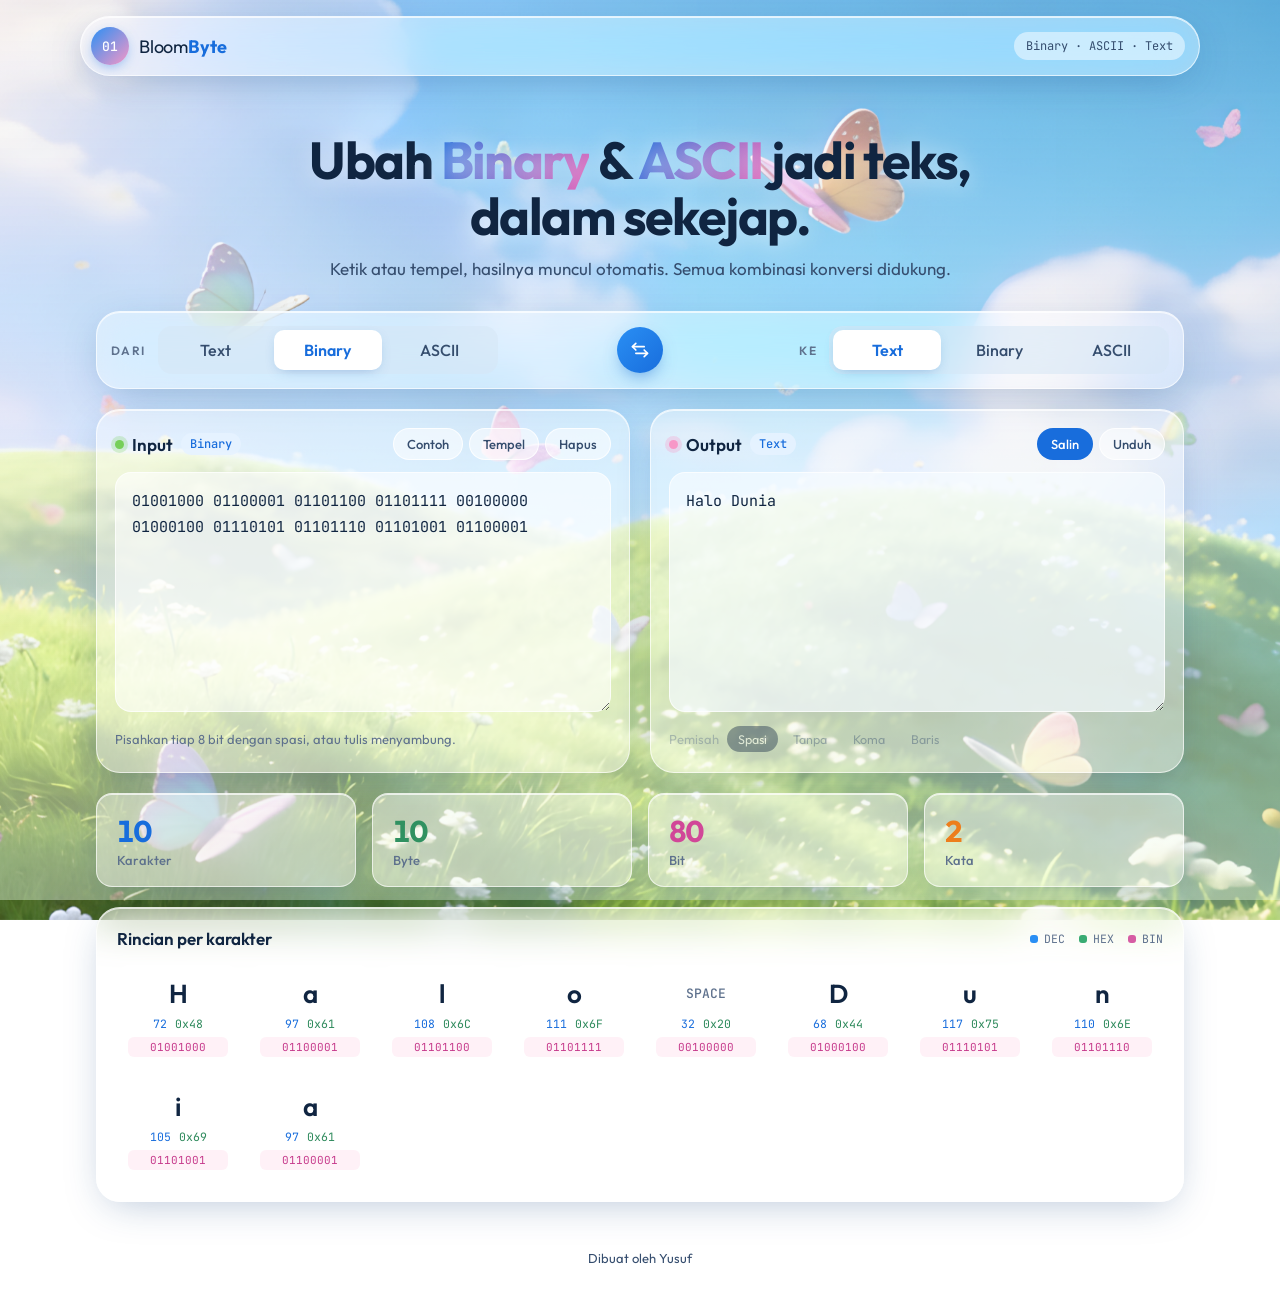
<file: index.html>
<!DOCTYPE html>
<html lang="id">
<head>
  <meta charset="UTF-8">
  <meta name="viewport" content="width=device-width, initial-scale=1.0">
  <title>Bloom Byte — Konverter Binary, ASCII & Text</title>
  <meta name="description" content="Konversi Binary ke Text, ASCII ke Text, dan sebaliknya secara instan. Tampilan glass yang bersih dan sederhana.">
  <link rel="preconnect" href="https://fonts.googleapis.com">
  <link rel="preconnect" href="https://fonts.gstatic.com" crossorigin>
  <link href="https://fonts.googleapis.com/css2?family=Outfit:wght@300;400;500;600;700&family=JetBrains+Mono:wght@400;500&display=swap" rel="stylesheet">
  <link rel="stylesheet" href="static/css/style.css">
</head>
<body>
  <div class="bg" aria-hidden="true"></div>
  <div class="bg-veil" aria-hidden="true"></div>

  <header class="topbar glass">
    <a href="#" class="brand" id="brand-link">
      <span class="brand-mark">01</span>
      <span class="brand-name">Bloom<b>Byte</b></span>
    </a>
    <span class="topbar-tag">Binary · ASCII · Text</span>
  </header>

  <main class="container">
    <section class="hero">
      <h1>Ubah <span class="hl">Binary</span> &amp; <span class="hl">ASCII</span> jadi teks, dalam sekejap.</h1>
      <p>Ketik atau tempel, hasilnya muncul otomatis. Semua kombinasi konversi didukung.</p>
    </section>

    <!-- Pemilih mode -->
    <section class="mode glass" aria-label="Pilih mode konversi">
      <div class="mode-group">
        <span class="mode-label">Dari</span>
        <div class="segmented" id="source-group" role="radiogroup">
          <button type="button" id="src-text" data-value="text" role="radio">Text</button>
          <button type="button" id="src-binary" data-value="binary" role="radio" class="active">Binary</button>
          <button type="button" id="src-ascii" data-value="ascii" role="radio">ASCII</button>
        </div>
      </div>

      <button type="button" class="swap" id="swap-btn" title="Tukar arah konversi" aria-label="Tukar arah konversi">
        <svg viewBox="0 0 24 24" width="20" height="20" fill="none" stroke="currentColor" stroke-width="2" stroke-linecap="round" stroke-linejoin="round"><path d="M7 4 3 8l4 4"/><path d="M3 8h14"/><path d="m17 20 4-4-4-4"/><path d="M21 16H7"/></svg>
      </button>

      <div class="mode-group">
        <span class="mode-label">Ke</span>
        <div class="segmented" id="target-group" role="radiogroup">
          <button type="button" id="tgt-text" data-value="text" role="radio" class="active">Text</button>
          <button type="button" id="tgt-binary" data-value="binary" role="radio">Binary</button>
          <button type="button" id="tgt-ascii" data-value="ascii" role="radio">ASCII</button>
        </div>
      </div>
    </section>

    <!-- Editor input / output -->
    <section class="editor-grid">
      <article class="panel glass">
        <div class="panel-head">
          <h2><span class="dot dot-in"></span>Input <small id="input-label">Binary</small></h2>
          <div class="actions">
            <button type="button" class="icon-btn" id="sample-btn" title="Contoh">Contoh</button>
            <button type="button" class="icon-btn" id="paste-btn" title="Tempel">Tempel</button>
            <button type="button" class="icon-btn" id="clear-btn" title="Hapus">Hapus</button>
          </div>
        </div>
        <textarea id="input" spellcheck="false" placeholder="01001000 01100001 01101100 01101111"></textarea>
        <div class="panel-foot">
          <span class="hint" id="input-hint">Pisahkan tiap 8 bit dengan spasi, atau tulis menyambung.</span>
        </div>
      </article>

      <article class="panel glass">
        <div class="panel-head">
          <h2><span class="dot dot-out"></span>Output <small id="output-label">Text</small></h2>
          <div class="actions">
            <button type="button" class="icon-btn primary" id="copy-btn" title="Salin">Salin</button>
            <button type="button" class="icon-btn" id="download-btn" title="Unduh .txt">Unduh</button>
          </div>
        </div>
        <textarea id="output" readonly spellcheck="false" placeholder="Hasil konversi muncul di sini…"></textarea>
        <div class="panel-foot">
          <div class="sep-picker" id="sep-picker" aria-label="Pemisah output">
            <span>Pemisah</span>
            <button type="button" id="sep-space" data-value="space" class="active">Spasi</button>
            <button type="button" id="sep-none" data-value="none">Tanpa</button>
            <button type="button" id="sep-comma" data-value="comma">Koma</button>
            <button type="button" id="sep-newline" data-value="newline">Baris</button>
          </div>
        </div>
        <div class="error" id="error" role="alert" hidden></div>
      </article>
    </section>

    <!-- Statistik -->
    <section class="stats-grid" aria-label="Statistik">
      <div class="stat glass"><span class="stat-value" id="stat-chars">0</span><span class="stat-label">Karakter</span></div>
      <div class="stat glass"><span class="stat-value" id="stat-bytes">0</span><span class="stat-label">Byte</span></div>
      <div class="stat glass"><span class="stat-value" id="stat-bits">0</span><span class="stat-label">Bit</span></div>
      <div class="stat glass"><span class="stat-value" id="stat-words">0</span><span class="stat-label">Kata</span></div>
    </section>

    <!-- Rincian per karakter -->
    <section class="breakdown glass">
      <div class="breakdown-head">
        <h2>Rincian per karakter</h2>
        <span class="legend"><i class="lg-dec"></i>DEC <i class="lg-hex"></i>HEX <i class="lg-bin"></i>BIN</span>
      </div>
      <div class="char-grid" id="char-grid">
        <p class="empty">Belum ada karakter. Mulai ketik di kolom input ✨</p>
      </div>
      <p class="truncated" id="truncated" hidden>Menampilkan 120 karakter pertama.</p>
    </section>
  </main>

  <footer class="footer">
    Dibuat oleh Yusuf
  </footer>

  <div class="toast glass" id="toast" role="status" aria-live="polite"></div>

  <script src="static/js/converter.js"></script>
  <script src="static/js/app.js"></script>
</body>
</html>
</file>
<file: static/css/style.css>
:root {
  --sky-100: hsl(205, 100%, 96%);
  --sky-300: hsl(205, 95%, 75%);
  --sky-500: hsl(210, 90%, 56%);
  --sky-600: hsl(214, 80%, 48%);
  --navy-900: hsl(215, 60%, 16%);
  --navy-700: hsl(215, 35%, 32%);
  --navy-500: hsl(215, 20%, 46%);
  --pink: hsl(330, 85%, 78%);
  --peach: hsl(30, 100%, 75%);
  --leaf: hsl(105, 55%, 58%);
  --danger: hsl(350, 75%, 55%);

  --glass-bg: hsla(0, 0%, 100%, 0.42);
  --glass-bg-strong: hsla(0, 0%, 100%, 0.62);
  --glass-border: hsla(0, 0%, 100%, 0.65);
  --glass-shadow: 0 10px 40px -12px hsla(214, 70%, 30%, 0.35);
  --blur: 20px;

  --radius-lg: 24px;
  --radius-md: 16px;
  --radius-sm: 10px;

  --font: "Outfit", system-ui, sans-serif;
  --mono: "JetBrains Mono", ui-monospace, monospace;
  --ease: cubic-bezier(.22, .9, .3, 1);
}

*,
*::before,
*::after { box-sizing: border-box; }

html, body { margin: 0; }

body {
  font-family: var(--font);
  color: var(--navy-900);
  min-height: 100vh;
  -webkit-font-smoothing: antialiased;
  overflow-x: hidden;
}

button { font: inherit; cursor: pointer; }

/* ---------- Background ---------- */
.bg {
  position: fixed;
  inset: -20px;
  z-index: -2;
  background: url("../img/bg_upscayl_5x_upscayl-standard-4x.png") center 30% / cover no-repeat;
  animation: drift 40s ease-in-out infinite alternate;
}
.bg-veil {
  position: fixed;
  inset: 0;
  z-index: -1;
  background:
    linear-gradient(180deg, hsla(205, 100%, 96%, 0.15) 0%, hsla(205, 100%, 97%, 0.35) 55%, hsla(110, 60%, 92%, 0.45) 100%);
}
@keyframes drift {
  from { transform: scale(1.04) translate3d(0, 0, 0); }
  to   { transform: scale(1.1) translate3d(-10px, -14px, 0); }
}

/* ---------- Glass utility ---------- */
.glass {
  background: var(--glass-bg);
  border: 1px solid var(--glass-border);
  box-shadow: var(--glass-shadow), inset 0 1px 0 hsla(0, 0%, 100%, 0.7);
  backdrop-filter: blur(var(--blur)) saturate(160%);
  -webkit-backdrop-filter: blur(var(--blur)) saturate(160%);
}

/* ---------- Topbar ---------- */
.topbar {
  position: sticky;
  top: 16px;
  z-index: 10;
  max-width: 1120px;
  margin: 16px auto 0;
  width: calc(100% - 32px);
  padding: 10px 14px 10px 10px;
  border-radius: 999px;
  display: flex;
  align-items: center;
  justify-content: space-between;
}
.brand {
  display: flex;
  align-items: center;
  gap: 10px;
  text-decoration: none;
  color: inherit;
}
.brand-mark {
  display: grid;
  place-items: center;
  width: 38px;
  height: 38px;
  border-radius: 50%;
  font-family: var(--mono);
  font-size: 13px;
  font-weight: 500;
  color: #fff;
  background: linear-gradient(135deg, var(--sky-500), var(--pink));
  box-shadow: 0 4px 14px -4px hsla(214, 80%, 50%, 0.6);
}
.brand-name { font-size: 18px; font-weight: 400; letter-spacing: -0.01em; }
.brand-name b { font-weight: 700; color: var(--sky-600); }
.topbar-tag {
  font-family: var(--mono);
  font-size: 12px;
  color: var(--navy-700);
  padding: 6px 12px;
  border-radius: 999px;
  background: hsla(0, 0%, 100%, 0.5);
}

/* ---------- Layout ---------- */
.container {
  max-width: 1120px;
  margin: 0 auto;
  padding: 0 16px 40px;
  display: grid;
  gap: 20px;
}

/* ---------- Hero ---------- */
.hero {
  text-align: center;
  padding: 56px 0 12px;
  animation: rise .8s var(--ease) both;
}
.hero h1 {
  font-size: clamp(30px, 5vw, 52px);
  line-height: 1.08;
  font-weight: 700;
  letter-spacing: -0.03em;
  margin: 0 auto 14px;
  max-width: 760px;
  color: var(--navy-900);
  text-shadow: 0 2px 24px hsla(0, 0%, 100%, 0.6);
}
.hero .hl {
  background: linear-gradient(120deg, var(--sky-600), hsl(320, 70%, 62%));
  -webkit-background-clip: text;
  background-clip: text;
  color: transparent;
}
.hero p {
  margin: 0;
  font-size: 17px;
  color: var(--navy-700);
}

/* ---------- Mode selector ---------- */
.mode {
  border-radius: var(--radius-lg);
  padding: 14px;
  display: grid;
  grid-template-columns: 1fr auto 1fr;
  align-items: center;
  gap: 14px;
  animation: rise .8s .08s var(--ease) both;
}
.mode-group { display: flex; align-items: center; gap: 12px; }
.mode-group:last-child { justify-content: flex-end; }
.mode-label {
  font-size: 12px;
  font-weight: 600;
  letter-spacing: .12em;
  text-transform: uppercase;
  color: var(--navy-500);
}
.segmented {
  flex: 1;
  display: grid;
  grid-template-columns: repeat(3, 1fr);
  gap: 4px;
  padding: 4px;
  border-radius: 14px;
  background: hsla(210, 60%, 90%, 0.55);
  max-width: 340px;
}
.segmented button {
  border: 0;
  padding: 10px 12px;
  border-radius: 10px;
  background: transparent;
  color: var(--navy-700);
  font-weight: 500;
  transition: background .25s var(--ease), color .25s, transform .2s, box-shadow .25s;
}
.segmented button:hover { background: hsla(0, 0%, 100%, 0.55); }
.segmented button.active {
  background: #fff;
  color: var(--sky-600);
  font-weight: 600;
  box-shadow: 0 4px 14px -6px hsla(214, 70%, 40%, 0.45);
}
.segmented button:disabled { opacity: .35; cursor: not-allowed; }

.swap {
  width: 46px;
  height: 46px;
  border-radius: 50%;
  border: 0;
  display: grid;
  place-items: center;
  color: #fff;
  background: linear-gradient(135deg, var(--sky-500), var(--sky-600));
  box-shadow: 0 8px 20px -8px hsla(214, 80%, 45%, 0.8);
  transition: transform .45s var(--ease), box-shadow .25s;
}
.swap:hover { transform: rotate(180deg) scale(1.06); box-shadow: 0 10px 26px -8px hsla(214, 80%, 45%, 0.95); }
.swap:active { transform: rotate(180deg) scale(.95); }

/* ---------- Editor grid ---------- */
.editor-grid {
  display: grid;
  grid-template-columns: repeat(2, 1fr);
  gap: 20px;
  animation: rise .8s .16s var(--ease) both;
}
.panel {
  position: relative;
  border-radius: var(--radius-lg);
  padding: 18px;
  display: flex;
  flex-direction: column;
  gap: 12px;
  transition: transform .3s var(--ease), box-shadow .3s;
}
.panel:focus-within {
  box-shadow: var(--glass-shadow), 0 0 0 3px hsla(210, 90%, 60%, 0.35), inset 0 1px 0 hsla(0, 0%, 100%, 0.7);
}
.panel-head {
  display: flex;
  align-items: center;
  justify-content: space-between;
  gap: 10px;
  flex-wrap: wrap;
}
.panel-head h2 {
  margin: 0;
  font-size: 17px;
  font-weight: 600;
  display: flex;
  align-items: center;
  gap: 8px;
}
.panel-head small {
  font-size: 12px;
  font-weight: 500;
  font-family: var(--mono);
  color: var(--sky-600);
  background: hsla(210, 100%, 95%, 0.9);
  padding: 3px 9px;
  border-radius: 999px;
}
.dot { width: 9px; height: 9px; border-radius: 50%; }
.dot-in { background: var(--leaf); box-shadow: 0 0 0 4px hsla(105, 55%, 58%, 0.25); }
.dot-out { background: var(--pink); box-shadow: 0 0 0 4px hsla(330, 85%, 78%, 0.3); }

.actions { display: flex; gap: 6px; }
.icon-btn {
  border: 1px solid hsla(0, 0%, 100%, 0.8);
  background: hsla(0, 0%, 100%, 0.55);
  color: var(--navy-700);
  font-size: 13px;
  font-weight: 500;
  padding: 7px 13px;
  border-radius: 999px;
  transition: background .2s, transform .2s var(--ease), color .2s;
}
.icon-btn:hover { background: #fff; transform: translateY(-1px); color: var(--navy-900); }
.icon-btn:active { transform: translateY(0) scale(.96); }
.icon-btn.primary {
  background: var(--sky-600);
  border-color: transparent;
  color: #fff;
}
.icon-btn.primary:hover { background: var(--sky-500); color: #fff; }

textarea {
  width: 100%;
  min-height: 240px;
  resize: vertical;
  border: 1px solid hsla(0, 0%, 100%, 0.7);
  border-radius: var(--radius-md);
  padding: 16px;
  font-family: var(--mono);
  font-size: 15px;
  line-height: 1.7;
  color: var(--navy-900);
  background: hsla(0, 0%, 100%, 0.6);
  outline: none;
  transition: background .25s;
}
textarea:focus { background: hsla(0, 0%, 100%, 0.78); }
textarea::placeholder { color: hsla(215, 20%, 46%, 0.6); }
#output { background: hsla(205, 100%, 98%, 0.7); }

.panel-foot { display: flex; align-items: center; justify-content: space-between; min-height: 30px; }
.hint { font-size: 13px; color: var(--navy-500); }

.sep-picker { display: flex; align-items: center; gap: 4px; flex-wrap: wrap; font-size: 13px; }
.sep-picker span { color: var(--navy-500); margin-right: 4px; }
.sep-picker button {
  border: 0;
  padding: 5px 11px;
  border-radius: 999px;
  font-size: 12.5px;
  background: transparent;
  color: var(--navy-700);
  transition: background .2s, color .2s;
}
.sep-picker button:hover { background: hsla(0, 0%, 100%, 0.6); }
.sep-picker button.active { background: var(--navy-900); color: #fff; }
.sep-picker.disabled { opacity: .4; pointer-events: none; }

.error {
  font-size: 13.5px;
  color: var(--danger);
  background: hsla(350, 100%, 97%, 0.9);
  border: 1px solid hsla(350, 80%, 85%, 1);
  padding: 10px 14px;
  border-radius: var(--radius-sm);
  animation: shake .4s var(--ease);
}

/* ---------- Stats ---------- */
.stats-grid {
  display: grid;
  grid-template-columns: repeat(4, 1fr);
  gap: 16px;
  animation: rise .8s .24s var(--ease) both;
}
.stat {
  border-radius: var(--radius-md);
  padding: 18px 20px;
  display: flex;
  flex-direction: column;
  gap: 2px;
  transition: transform .3s var(--ease);
}
.stat:hover { transform: translateY(-3px); }
.stat-value {
  font-size: 30px;
  font-weight: 700;
  letter-spacing: -0.02em;
  font-variant-numeric: tabular-nums;
}
.stat-label { font-size: 13px; color: var(--navy-500); font-weight: 500; }
.stat:nth-child(1) .stat-value { color: var(--sky-600); }
.stat:nth-child(2) .stat-value { color: hsl(150, 50%, 38%); }
.stat:nth-child(3) .stat-value { color: hsl(325, 60%, 55%); }
.stat:nth-child(4) .stat-value { color: hsl(28, 85%, 52%); }
.stat-value.bump { animation: bump .35s var(--ease); }

/* ---------- Breakdown grid ---------- */
.breakdown {
  border-radius: var(--radius-lg);
  padding: 20px;
  animation: rise .8s .32s var(--ease) both;
}
.breakdown-head {
  display: flex;
  align-items: center;
  justify-content: space-between;
  gap: 12px;
  flex-wrap: wrap;
  margin-bottom: 16px;
}
.breakdown-head h2 { margin: 0; font-size: 17px; font-weight: 600; }
.legend {
  display: flex;
  align-items: center;
  gap: 6px;
  font-family: var(--mono);
  font-size: 11.5px;
  color: var(--navy-500);
}
.legend i { width: 8px; height: 8px; border-radius: 3px; display: inline-block; margin-left: 8px; }
.lg-dec { background: var(--sky-500); }
.lg-hex { background: hsl(150, 50%, 45%); }
.lg-bin { background: hsl(325, 60%, 60%); }

.char-grid {
  display: grid;
  grid-template-columns: repeat(auto-fill, minmax(118px, 1fr));
  gap: 10px;
}
.char-tile {
  background: hsla(0, 0%, 100%, 0.62);
  border: 1px solid hsla(0, 0%, 100%, 0.85);
  border-radius: 14px;
  padding: 12px 10px 10px;
  text-align: center;
  animation: pop .4s var(--ease) both;
  transition: transform .25s var(--ease), box-shadow .25s, background .25s;
}
.char-tile:hover {
  transform: translateY(-4px);
  background: #fff;
  box-shadow: 0 12px 24px -12px hsla(214, 70%, 40%, 0.45);
}
.char-tile .ch {
  font-size: 26px;
  font-weight: 600;
  line-height: 1.2;
  min-height: 32px;
  word-break: break-all;
}
.char-tile .ch.special {
  font-family: var(--mono);
  font-size: 13px;
  font-weight: 500;
  color: var(--navy-500);
  display: grid;
  place-items: center;
}
.char-tile .meta {
  display: flex;
  justify-content: center;
  gap: 8px;
  font-family: var(--mono);
  font-size: 11.5px;
  margin: 6px 0 6px;
}
.char-tile .dec { color: var(--sky-600); }
.char-tile .hex { color: hsl(150, 50%, 36%); }
.char-tile .bin {
  font-family: var(--mono);
  font-size: 11px;
  color: hsl(325, 55%, 50%);
  background: hsla(330, 100%, 97%, 0.9);
  border-radius: 6px;
  padding: 3px 4px;
  word-break: break-all;
}
.empty {
  grid-column: 1 / -1;
  text-align: center;
  color: var(--navy-500);
  margin: 18px 0;
}
.truncated { margin: 14px 0 0; font-size: 13px; color: var(--navy-500); text-align: center; }

/* ---------- Footer & Toast ---------- */
.footer {
  text-align: center;
  font-size: 13px;
  color: var(--navy-700);
  padding: 8px 16px 32px;
}
.toast {
  position: fixed;
  left: 50%;
  bottom: 28px;
  transform: translate(-50%, 20px);
  opacity: 0;
  pointer-events: none;
  padding: 12px 20px;
  border-radius: 999px;
  font-size: 14px;
  font-weight: 500;
  background: var(--glass-bg-strong);
  transition: opacity .3s, transform .35s var(--ease);
}
.toast.show { opacity: 1; transform: translate(-50%, 0); }

/* ---------- Animations ---------- */
@keyframes rise { from { opacity: 0; transform: translateY(16px); } to { opacity: 1; transform: none; } }
@keyframes pop { from { opacity: 0; transform: scale(.85); } to { opacity: 1; transform: none; } }
@keyframes bump { 50% { transform: scale(1.15); } }
@keyframes shake { 25% { transform: translateX(-4px); } 75% { transform: translateX(4px); } }

@media (prefers-reduced-motion: reduce) {
  *, *::before, *::after { animation: none !important; transition: none !important; }
}

/* ---------- Responsive ---------- */
@media (max-width: 860px) {
  .mode { grid-template-columns: 1fr; justify-items: stretch; }
  .mode-group, .mode-group:last-child { justify-content: space-between; }
  .segmented { max-width: none; }
  .swap { justify-self: center; transform: rotate(90deg); }
  .swap:hover { transform: rotate(270deg) scale(1.06); }
  .editor-grid { grid-template-columns: 1fr; }
  .stats-grid { grid-template-columns: repeat(2, 1fr); }
}
@media (max-width: 520px) {
  .topbar-tag { display: none; }
  .hero { padding-top: 36px; }
  .mode-label { min-width: 32px; }
}
</file>
